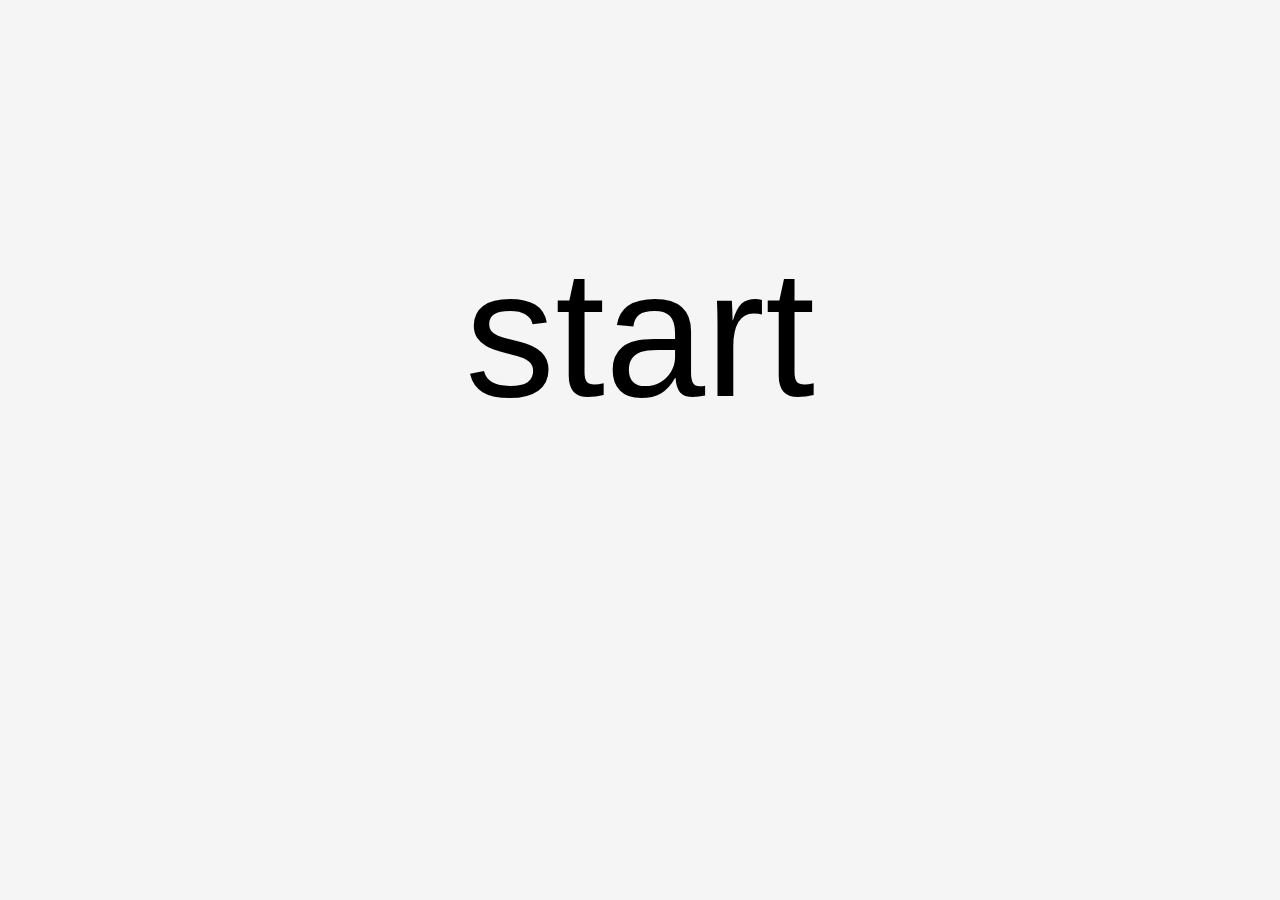
<file: index.html>
<!DOCTYPE html>
<html>
<head>
<style>
    img{
        height: 100vh;
        width: 100vh;
    }
    body{
        background-color: whitesmoke;
        transition: all 0.3s ease-in-out 0s;
    }
    body:hover{
        background-color: black;
    }
    a{
        color: black;
        text-decoration: none;
        display: flex;
        justify-content: center;
        align-items: center;
        flex-wrap: nowrap;
        margin: 230px;
        font-size: 20vh;
        transition: all 0.3s ease-in-out 0s;
    }
    a:hover{
        color: whitesmoke;
        font-size: 32vh;
    }
*{
    font-family: 'IBM Plex Sans Thai Looped', sans-serif;
}
</style>
</head>
<body>
    <a href="lang/english.html">start</a>
</body>
</html>
</file>
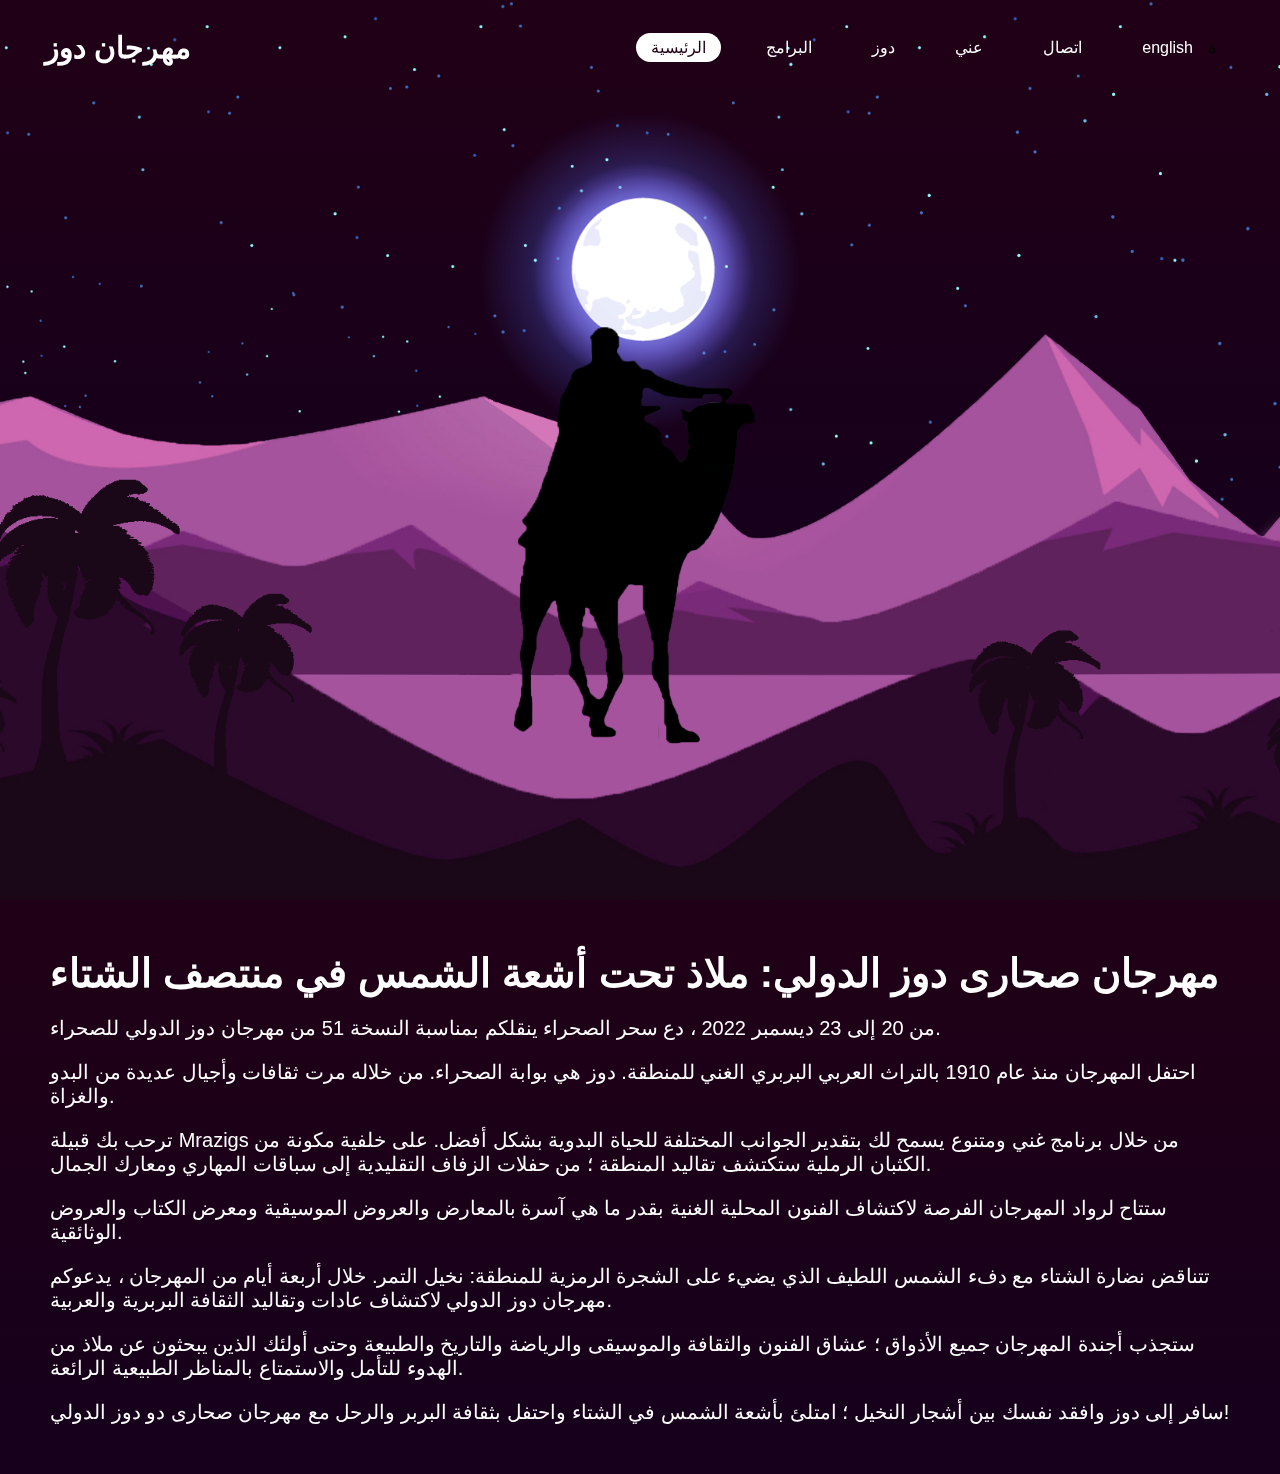
<file: lang/arabic.html>
<!DOCTYPE html>
<html lang="arabe">
<head>
<script src="../js/main.js"></script>
<link rel="stylesheet" href="../css/style.css">
<link rel="icon" href="https://www.festivaldouz.org.tn/wp-content/uploads/2021/12/cropped-logo53-32x32.png">
<script src="https://cdn.jsdelivr.net/npm/@popperjs/core@2.9.2/dist/umd/popper.min.js" integrity="sha384-IQsoLXl5PILFhosVNubq5LC7Qb9DXgDA9i+tQ8Zj3iwWAwPtgFTxbJ8NT4GN1R8p" crossorigin="anonymous"></script>
<script src="https://cdn.jsdelivr.net/npm/bootstrap@5.0.2/dist/js/bootstrap.min.js" integrity="sha384-cVKIPhGWiC2Al4u+LWgxfKTRIcfu0JTxR+EQDz/bgldoEyl4H0zUF0QKbrJ0EcQF" crossorigin="anonymous"></script>
<title>Festival Douz</title>
</head>
<body>
    <header>
        <h2><a href="#" class="logo">مهرجان دوز</a></h2>
        <ul>
            <li><a href="#" class="active">الرئيسية</a></li>
            <li><a href="../pages/program.html">البرامج</a></li>
            <li><a href="../pages/more-douz.html">دوز</a></li>
            <li><a href="../pages/about-me.html">عني</a></li>
            <li><a href="../pages/contact.html">اتصال</a></li>
            <li><a href="english.html" class="arabe">english</a>ة</a></li>
        </ul>
    </header>
        <section class="main">
            <img src="../images/stars1.png" alt="check your browser" id="stars">
            <img src="../images/moon2.png" alt="check your browser" id="moon">
            <h2 id="douz">دوز</h2>
            <img src="../images/amazigh.png" alt="check your browser" id="amazigh">
            <img src="../images/mountains3.png" alt="check your browser" id="montain3">
            <img src="../images/mountains4.png" alt="check your browser" id="mountains4">
            <img src="../images/river5.png" alt="check your browser" id="river">
            <img src="../images/boat6.png" alt="check your browser" id="boat">
            <img src="../images/mountains7.png" alt="check your browser" id="mountains7">
        </section>
        <div class="content">
            <h2>مهرجان صحارى دوز الدولي: ملاذ تحت أشعة الشمس في منتصف الشتاء</h2>
            <p>من 20 إلى 23 ديسمبر 2022 ، دع سحر الصحراء ينقلكم بمناسبة النسخة 51 من مهرجان دوز الدولي للصحراء.</p>
            <p>احتفل المهرجان منذ عام 1910 بالتراث العربي البربري الغني للمنطقة. دوز هي بوابة الصحراء. من خلاله مرت ثقافات وأجيال عديدة من البدو والغزاة.</p>
            <p> ترحب بك قبيلة Mrazigs من خلال برنامج غني ومتنوع يسمح لك بتقدير الجوانب المختلفة للحياة البدوية بشكل أفضل. على خلفية مكونة من الكثبان الرملية ستكتشف تقاليد المنطقة ؛ من حفلات الزفاف التقليدية إلى سباقات المهاري ومعارك الجمال. </ p>
            <p> ستتاح لرواد المهرجان الفرصة لاكتشاف الفنون المحلية الغنية بقدر ما هي آسرة بالمعارض والعروض الموسيقية ومعرض الكتاب والعروض الوثائقية. </ p>
            <p> تتناقض نضارة الشتاء مع دفء الشمس اللطيف الذي يضيء على الشجرة الرمزية للمنطقة: نخيل التمر. خلال أربعة أيام من المهرجان ، يدعوكم مهرجان دوز الدولي لاكتشاف عادات وتقاليد الثقافة البربرية والعربية. </ p>
            <p> ستجذب أجندة المهرجان جميع الأذواق ؛ عشاق الفنون والثقافة والموسيقى والرياضة والتاريخ والطبيعة وحتى أولئك الذين يبحثون عن ملاذ من الهدوء للتأمل والاستمتاع بالمناظر الطبيعية الرائعة. </ p>
            <p> سافر إلى دوز وافقد نفسك بين أشجار النخيل ؛ امتلئ بأشعة الشمس في الشتاء واحتفل بثقافة البربر والرحل مع مهرجان صحارى دو دوز الدولي! </ p>
        </div>
        <script src="../js/main.js"></script>
</body>
</html>
</file>
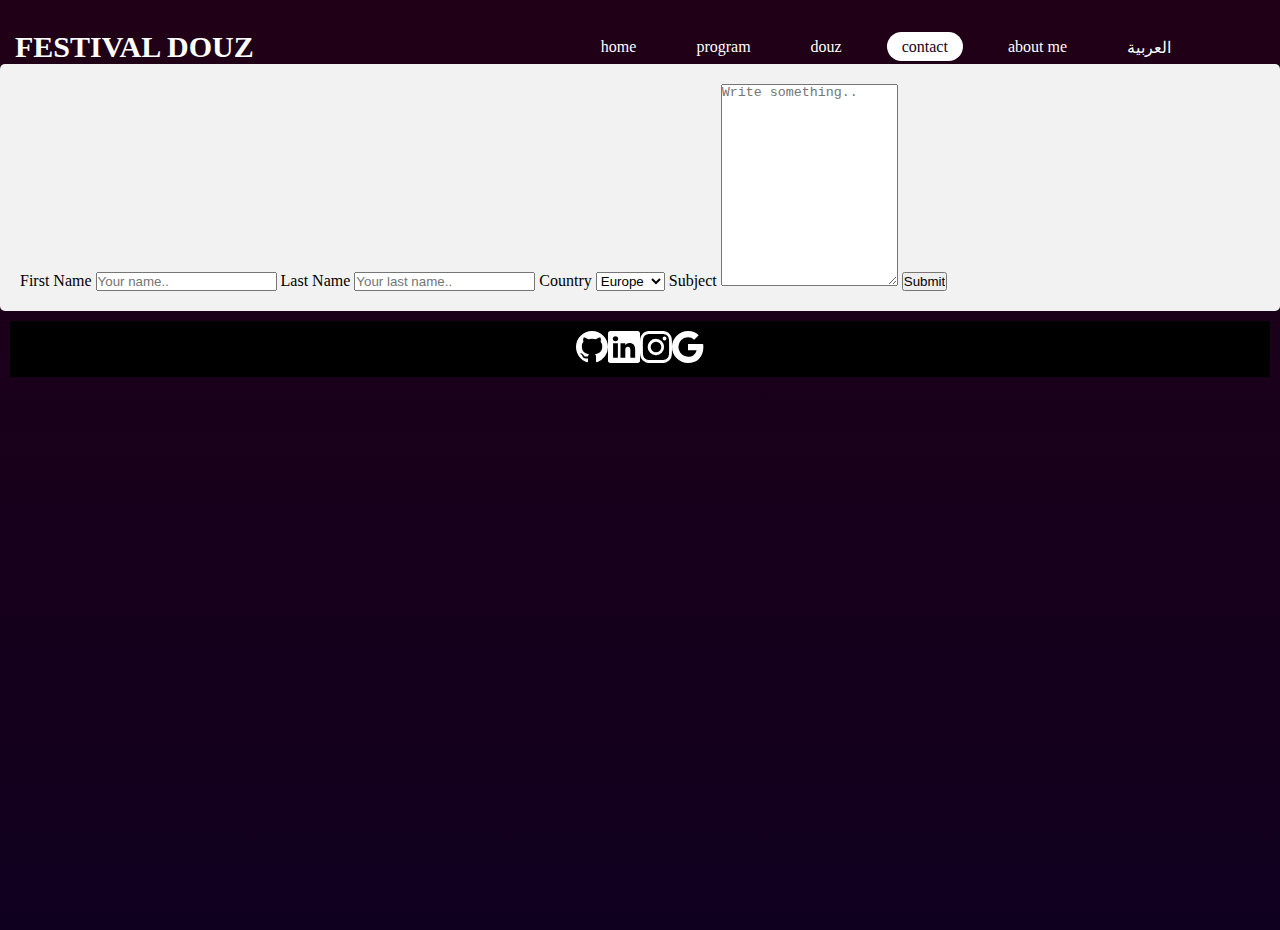
<file: pages/contact.html>
<!DOCTYPE html>
<html>
    <head>
        <meta charset="UTF-8">
        <link href="https://cdn.jsdelivr.net/npm/bootstrap@5.1.3/dist/css/bootstrap.min.css" rel="stylesheet" integrity="sha384-1BmE4kWBq78iYhFldvKuhfTAU6auU8tT94WrHftjDbrCEXSU1oBoqyl2QvZ6jIW3" crossorigin="anonymous">
        <link rel="icon" href="https://www.festivaldouz.org.tn/wp-content/uploads/2021/12/cropped-logo53-32x32.png">
        <title>Contact</title>
        <script src="https://cdn.jsdelivr.net/npm/@popperjs/core@2.10.2/dist/umd/popper.min.js" integrity="sha384-7+zCNj/IqJ95wo16oMtfsKbZ9ccEh31eOz1HGyDuCQ6wgnyJNSYdrPa03rtR1zdB" crossorigin="anonymous"></script>
        <script src="https://cdn.jsdelivr.net/npm/bootstrap@5.1.3/dist/js/bootstrap.min.js" integrity="sha384-QJHtvGhmr9XOIpI6YVutG+2QOK9T+ZnN4kzFN1RtK3zEFEIsxhlmWl5/YESvpZ13" crossorigin="anonymous"></script>
        <style>
          *{
              margin: 0;
              padding: 0;
              
          }
          a{
              text-decoration: none;
              color:#fff;
          }
          body{
              background: linear-gradient(#200016,#10001f);
              height: 100vh;
          }
          header{
              position:static;
              width: 95%;
              z-index: 100;
              margin-top: 30px;
              display: flex;
              justify-content: space-between;
              align-items: center;
          }
          header .logo{
              font-size: 30px;
              text-transform: uppercase;
              margin-left: 15px;
          }
          header ul{
              display:flex;
              justify-content: center;
              align-items: center;
              list-style: none;
          }
          header ul li{
              margin-right: 30px;
          }
          header ul li a{
              padding: 6px 15px;
              border-radius: 20px;
          }
          header ul li a:hover, .active{
              background: #fff;
              color: #200016;
          }
          .arabe:hover{
              background: mediumaquamarine;
              color: black;
          }
.container {
    border-radius: 5px;
    background-color: #f2f2f2;
    padding: 20px;
  }
  .bgblock{
background-color: black;
margin-right: 10px;
margin: 10px;
}
.footer{
    display: flex;
    justify-content: center;
    align-items: center;
    color: white;
    margin-right: 10px;
    margin: 10px;
    padding: 10px;
    list-style: none;
}
          </style>
      </head>
<body>
    <header>
        <h2><a href="#" class="logo">Festival Douz</a></h2>
        <ul>
            <li><a href="../lang/english.html">home</a></li>
            <li><a href="../pages/program.html">program</a></li>
            <li><a href="../pages/more-douz.html">douz</a></li>
            <li><a href="#" class="active">contact</a></li>
            <li><a href="../pages/about-me.html">about me</a></li>
            <li><a href="../lang/arabic.html" class="arabe">العربية</a></li>
        </ul>
    </header>
    <div class="container">
        <form action="action_page.php">
      
          <label for="fname">First Name</label>
          <input type="text" id="fname" name="firstname" placeholder="Your name..">
      
          <label for="lname">Last Name</label>
          <input type="text" id="lname" name="lastname" placeholder="Your last name..">
      
          <label for="country">Country</label>
          <select id="country" name="country">
            <option value="australia">Europe</option>
            <option value="canada">Canada</option>
            <option value="usa">USA</option>
          </select>
      
          <label for="subject">Subject</label>
          <textarea id="subject" name="subject" placeholder="Write something.." style="height:200px"></textarea>
      
          <input type="submit" value="Submit">
      
        </form>
      </div>
      <footer class="bgblock">
        <ul class="footer">
          <li class="a1"><a href="https://github.com/Asser69/"><svg xmlns="http://www.w3.org/2000/svg" width="32" height="32" fill="currentColor" class="bi bi-github" viewBox="0 0 16 16">
              <path d="M8 0C3.58 0 0 3.58 0 8c0 3.54 2.29 6.53 5.47 7.59.4.07.55-.17.55-.38 0-.19-.01-.82-.01-1.49-2.01.37-2.53-.49-2.69-.94-.09-.23-.48-.94-.82-1.13-.28-.15-.68-.52-.01-.53.63-.01 1.08.58 1.23.82.72 1.21 1.87.87 2.33.66.07-.52.28-.87.51-1.07-1.78-.2-3.64-.89-3.64-3.95 0-.87.31-1.59.82-2.15-.08-.2-.36-1.02.08-2.12 0 0 .67-.21 2.2.82.64-.18 1.32-.27 2-.27.68 0 1.36.09 2 .27 1.53-1.04 2.2-.82 2.2-.82.44 1.1.16 1.92.08 2.12.51.56.82 1.27.82 2.15 0 3.07-1.87 3.75-3.65 3.95.29.25.54.73.54 1.48 0 1.07-.01 1.93-.01 2.2 0 .21.15.46.55.38A8.012 8.012 0 0 0 16 8c0-4.42-3.58-8-8-8z"/>
            </svg></a></li>
          <li class="a2"><a href="https://linkedin.com/in/sensei-blg-bab602230"><svg xmlns="http://www.w3.org/2000/svg" width="32" height="32" fill="currentColor" class="bi bi-linkedin" viewBox="0 0 16 16">
              <path d="M0 1.146C0 .513.526 0 1.175 0h13.65C15.474 0 16 .513 16 1.146v13.708c0 .633-.526 1.146-1.175 1.146H1.175C.526 16 0 15.487 0 14.854V1.146zm4.943 12.248V6.169H2.542v7.225h2.401zm-1.2-8.212c.837 0 1.358-.554 1.358-1.248-.015-.709-.52-1.248-1.342-1.248-.822 0-1.359.54-1.359 1.248 0 .694.521 1.248 1.327 1.248h.016zm4.908 8.212V9.359c0-.216.016-.432.08-.586.173-.431.568-.878 1.232-.878.869 0 1.216.662 1.216 1.634v3.865h2.401V9.25c0-2.22-1.184-3.252-2.764-3.252-1.274 0-1.845.7-2.165 1.193v.025h-.016a5.54 5.54 0 0 1 .016-.025V6.169h-2.4c.03.678 0 7.225 0 7.225h2.4z"/>
            </svg></a></li>
          <li class="a3"><a href="https://www.instagram.com/asserblg"><svg xmlns="http://www.w3.org/2000/svg" width="32" height="32" fill="currentColor" class="bi bi-instagram" viewBox="0 0 16 16">
              <path d="M8 0C5.829 0 5.556.01 4.703.048 3.85.088 3.269.222 2.76.42a3.917 3.917 0 0 0-1.417.923A3.927 3.927 0 0 0 .42 2.76C.222 3.268.087 3.85.048 4.7.01 5.555 0 5.827 0 8.001c0 2.172.01 2.444.048 3.297.04.852.174 1.433.372 1.942.205.526.478.972.923 1.417.444.445.89.719 1.416.923.51.198 1.09.333 1.942.372C5.555 15.99 5.827 16 8 16s2.444-.01 3.298-.048c.851-.04 1.434-.174 1.943-.372a3.916 3.916 0 0 0 1.416-.923c.445-.445.718-.891.923-1.417.197-.509.332-1.09.372-1.942C15.99 10.445 16 10.173 16 8s-.01-2.445-.048-3.299c-.04-.851-.175-1.433-.372-1.941a3.926 3.926 0 0 0-.923-1.417A3.911 3.911 0 0 0 13.24.42c-.51-.198-1.092-.333-1.943-.372C10.443.01 10.172 0 7.998 0h.003zm-.717 1.442h.718c2.136 0 2.389.007 3.232.046.78.035 1.204.166 1.486.275.373.145.64.319.92.599.28.28.453.546.598.92.11.281.24.705.275 1.485.039.843.047 1.096.047 3.231s-.008 2.389-.047 3.232c-.035.78-.166 1.203-.275 1.485a2.47 2.47 0 0 1-.599.919c-.28.28-.546.453-.92.598-.28.11-.704.24-1.485.276-.843.038-1.096.047-3.232.047s-2.39-.009-3.233-.047c-.78-.036-1.203-.166-1.485-.276a2.478 2.478 0 0 1-.92-.598 2.48 2.48 0 0 1-.6-.92c-.109-.281-.24-.705-.275-1.485-.038-.843-.046-1.096-.046-3.233 0-2.136.008-2.388.046-3.231.036-.78.166-1.204.276-1.486.145-.373.319-.64.599-.92.28-.28.546-.453.92-.598.282-.11.705-.24 1.485-.276.738-.034 1.024-.044 2.515-.045v.002zm4.988 1.328a.96.96 0 1 0 0 1.92.96.96 0 0 0 0-1.92zm-4.27 1.122a4.109 4.109 0 1 0 0 8.217 4.109 4.109 0 0 0 0-8.217zm0 1.441a2.667 2.667 0 1 1 0 5.334 2.667 2.667 0 0 1 0-5.334z"/>
            </svg></a></li>
          <li class="a4"><a href="#"><svg xmlns="http://www.w3.org/2000/svg" width="32" height="32" fill="currentColor" class="bi bi-google" viewBox="0 0 16 16">
              <path d="M15.545 6.558a9.42 9.42 0 0 1 .139 1.626c0 2.434-.87 4.492-2.384 5.885h.002C11.978 15.292 10.158 16 8 16A8 8 0 1 1 8 0a7.689 7.689 0 0 1 5.352 2.082l-2.284 2.284A4.347 4.347 0 0 0 8 3.166c-2.087 0-3.86 1.408-4.492 3.304a4.792 4.792 0 0 0 0 3.063h.003c.635 1.893 2.405 3.301 4.492 3.301 1.078 0 2.004-.276 2.722-.764h-.003a3.702 3.702 0 0 0 1.599-2.431H8v-3.08h7.545z"/>
            </svg></a></li>
        </ul>
    </footer>
</body>
</html>
</file>
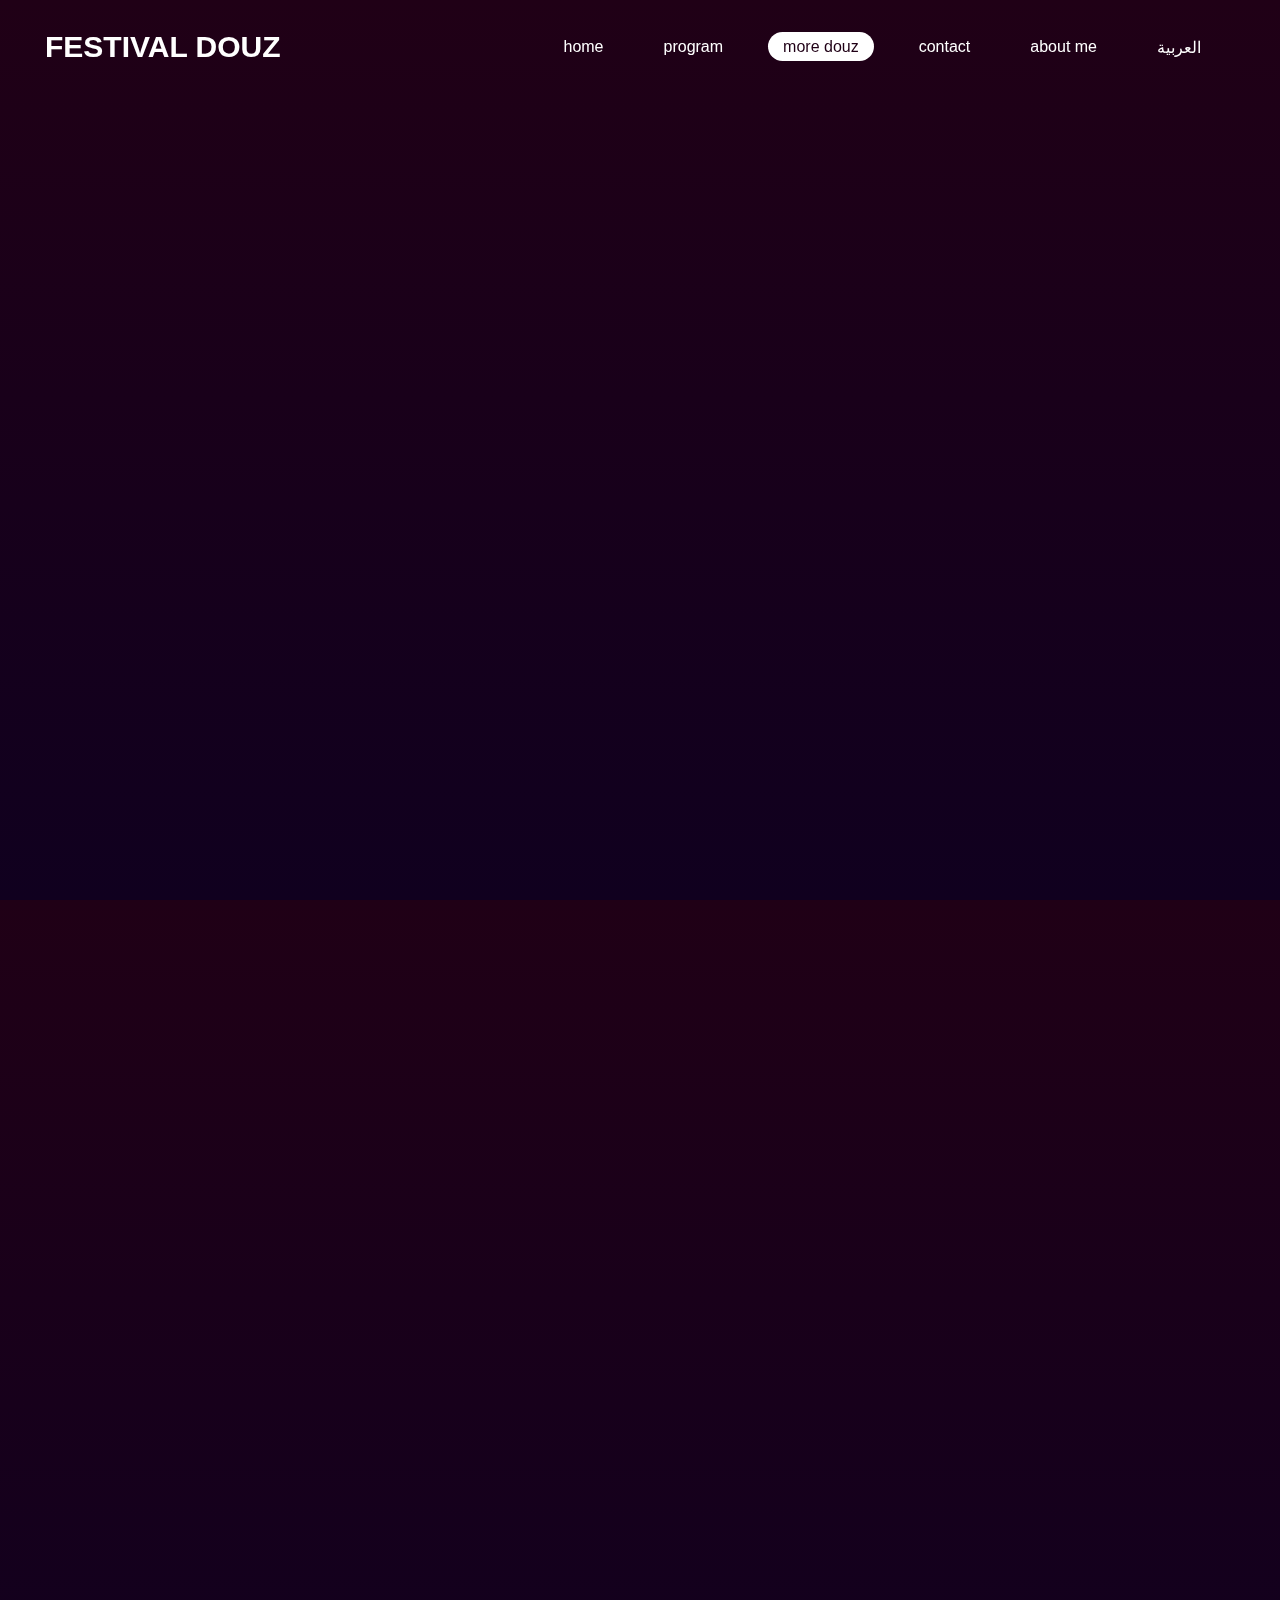
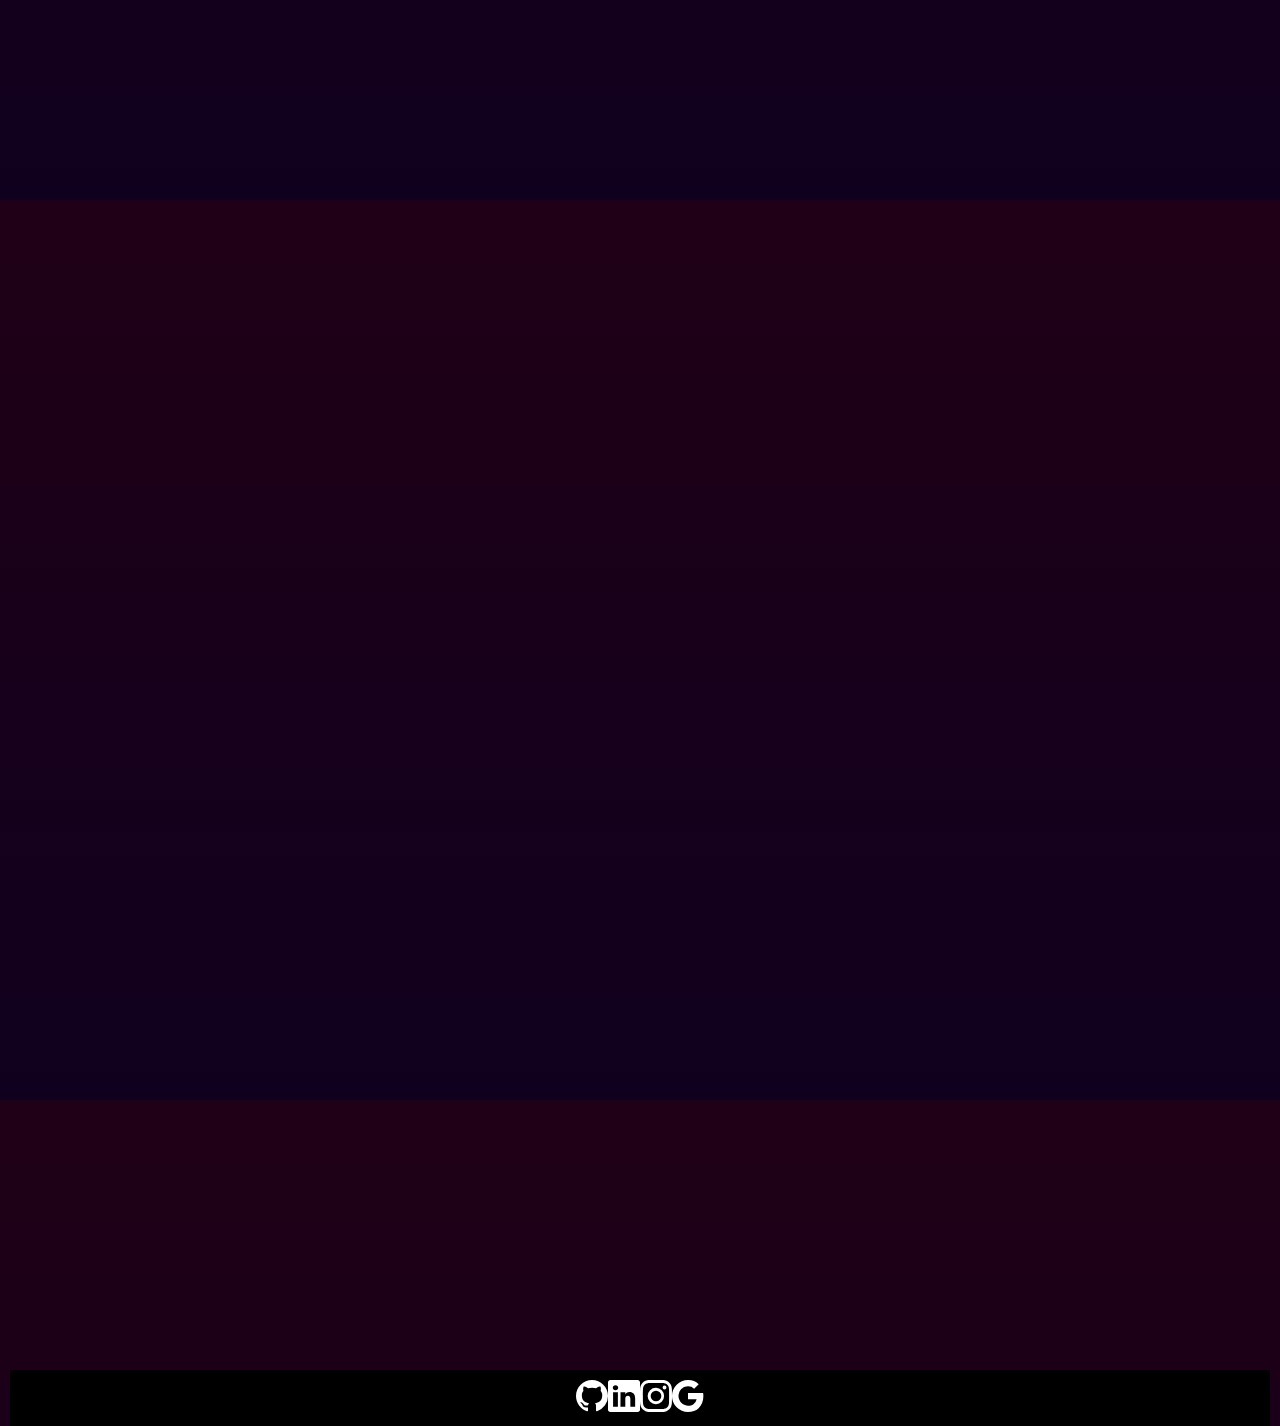
<file: pages/more-douz.html>
<!DOCTYPE html>
<html>
    <head>
        <meta charset="UTF-8">
        <link href="https://cdn.jsdelivr.net/npm/bootstrap@5.1.3/dist/css/bootstrap.min.css" rel="stylesheet" integrity="sha384-1BmE4kWBq78iYhFldvKuhfTAU6auU8tT94WrHftjDbrCEXSU1oBoqyl2QvZ6jIW3" crossorigin="anonymous">
        <link rel="stylesheet" href="../css/style.css">
        <link rel="icon" href="https://www.festivaldouz.org.tn/wp-content/uploads/2021/12/cropped-logo53-32x32.png">
        <title>more</title>
        <script src="https://cdn.jsdelivr.net/npm/@popperjs/core@2.10.2/dist/umd/popper.min.js" integrity="sha384-7+zCNj/IqJ95wo16oMtfsKbZ9ccEh31eOz1HGyDuCQ6wgnyJNSYdrPa03rtR1zdB" crossorigin="anonymous"></script>
        <script src="https://cdn.jsdelivr.net/npm/bootstrap@5.1.3/dist/js/bootstrap.min.js" integrity="sha384-QJHtvGhmr9XOIpI6YVutG+2QOK9T+ZnN4kzFN1RtK3zEFEIsxhlmWl5/YESvpZ13" crossorigin="anonymous"></script>
        </head>
<body>
    <header>
        <h2><a href="#" class="logo">Festival Douz</a></h2>
        <ul>
            <li><a href="../lang/english.html">home</a></li>
            <li><a href="../pages/program.html">program</a></li>
            <li><a href="#" class="active">more douz</a></li>
            <li><a href="../pages/contact.html">contact</a></li>
            <li><a href="../pages/about-me.html">about me</a></li>
            <li><a href="../lang/arabic.html" class="arabe">العربية</a></li>
        </ul>
    </header><br>
    <section>
    <iframe class="centera" width="100%" height="100vh" src="https://www.youtube.com/embed/hFKKuxIQw-Y" title="YouTube video player" frameborder="0" allow="accelerometer; autoplay; clipboard-write; encrypted-media; gyroscope; picture-in-picture" allowfullscreen></iframe>
    <iframe class="centeb" width="100%" height="1000px" src="https://www.youtube.com/embed/X7vEVwO67e0" title="YouTube video player" frameborder="0" allow="accelerometer; autoplay; clipboard-write; encrypted-media; gyroscope; picture-in-picture" allowfullscreen></iframe>
    <iframe class="centerc" width="100%" height="1000px" src="https://www.youtube.com/embed/2V1A4erTxo4" title="YouTube video player" frameborder="0" allow="accelerometer; autoplay; clipboard-write; encrypted-media; gyroscope; picture-in-picture" allowfullscreen></iframe>
    </section>
<footer class="bgblock">
    <ul class="footer">
      <li class="a1"><a href="https://github.com/Asser69/"><svg xmlns="http://www.w3.org/2000/svg" width="32" height="32" fill="currentColor" class="bi bi-github" viewBox="0 0 16 16">
          <path d="M8 0C3.58 0 0 3.58 0 8c0 3.54 2.29 6.53 5.47 7.59.4.07.55-.17.55-.38 0-.19-.01-.82-.01-1.49-2.01.37-2.53-.49-2.69-.94-.09-.23-.48-.94-.82-1.13-.28-.15-.68-.52-.01-.53.63-.01 1.08.58 1.23.82.72 1.21 1.87.87 2.33.66.07-.52.28-.87.51-1.07-1.78-.2-3.64-.89-3.64-3.95 0-.87.31-1.59.82-2.15-.08-.2-.36-1.02.08-2.12 0 0 .67-.21 2.2.82.64-.18 1.32-.27 2-.27.68 0 1.36.09 2 .27 1.53-1.04 2.2-.82 2.2-.82.44 1.1.16 1.92.08 2.12.51.56.82 1.27.82 2.15 0 3.07-1.87 3.75-3.65 3.95.29.25.54.73.54 1.48 0 1.07-.01 1.93-.01 2.2 0 .21.15.46.55.38A8.012 8.012 0 0 0 16 8c0-4.42-3.58-8-8-8z"/>
        </svg></a></li>
      <li class="a2"><a href="https://linkedin.com/in/sensei-blg-bab602230"><svg xmlns="http://www.w3.org/2000/svg" width="32" height="32" fill="currentColor" class="bi bi-linkedin" viewBox="0 0 16 16">
          <path d="M0 1.146C0 .513.526 0 1.175 0h13.65C15.474 0 16 .513 16 1.146v13.708c0 .633-.526 1.146-1.175 1.146H1.175C.526 16 0 15.487 0 14.854V1.146zm4.943 12.248V6.169H2.542v7.225h2.401zm-1.2-8.212c.837 0 1.358-.554 1.358-1.248-.015-.709-.52-1.248-1.342-1.248-.822 0-1.359.54-1.359 1.248 0 .694.521 1.248 1.327 1.248h.016zm4.908 8.212V9.359c0-.216.016-.432.08-.586.173-.431.568-.878 1.232-.878.869 0 1.216.662 1.216 1.634v3.865h2.401V9.25c0-2.22-1.184-3.252-2.764-3.252-1.274 0-1.845.7-2.165 1.193v.025h-.016a5.54 5.54 0 0 1 .016-.025V6.169h-2.4c.03.678 0 7.225 0 7.225h2.4z"/>
        </svg></a></li>
      <li class="a3"><a href="https://www.instagram.com/asserblg"><svg xmlns="http://www.w3.org/2000/svg" width="32" height="32" fill="currentColor" class="bi bi-instagram" viewBox="0 0 16 16">
          <path d="M8 0C5.829 0 5.556.01 4.703.048 3.85.088 3.269.222 2.76.42a3.917 3.917 0 0 0-1.417.923A3.927 3.927 0 0 0 .42 2.76C.222 3.268.087 3.85.048 4.7.01 5.555 0 5.827 0 8.001c0 2.172.01 2.444.048 3.297.04.852.174 1.433.372 1.942.205.526.478.972.923 1.417.444.445.89.719 1.416.923.51.198 1.09.333 1.942.372C5.555 15.99 5.827 16 8 16s2.444-.01 3.298-.048c.851-.04 1.434-.174 1.943-.372a3.916 3.916 0 0 0 1.416-.923c.445-.445.718-.891.923-1.417.197-.509.332-1.09.372-1.942C15.99 10.445 16 10.173 16 8s-.01-2.445-.048-3.299c-.04-.851-.175-1.433-.372-1.941a3.926 3.926 0 0 0-.923-1.417A3.911 3.911 0 0 0 13.24.42c-.51-.198-1.092-.333-1.943-.372C10.443.01 10.172 0 7.998 0h.003zm-.717 1.442h.718c2.136 0 2.389.007 3.232.046.78.035 1.204.166 1.486.275.373.145.64.319.92.599.28.28.453.546.598.92.11.281.24.705.275 1.485.039.843.047 1.096.047 3.231s-.008 2.389-.047 3.232c-.035.78-.166 1.203-.275 1.485a2.47 2.47 0 0 1-.599.919c-.28.28-.546.453-.92.598-.28.11-.704.24-1.485.276-.843.038-1.096.047-3.232.047s-2.39-.009-3.233-.047c-.78-.036-1.203-.166-1.485-.276a2.478 2.478 0 0 1-.92-.598 2.48 2.48 0 0 1-.6-.92c-.109-.281-.24-.705-.275-1.485-.038-.843-.046-1.096-.046-3.233 0-2.136.008-2.388.046-3.231.036-.78.166-1.204.276-1.486.145-.373.319-.64.599-.92.28-.28.546-.453.92-.598.282-.11.705-.24 1.485-.276.738-.034 1.024-.044 2.515-.045v.002zm4.988 1.328a.96.96 0 1 0 0 1.92.96.96 0 0 0 0-1.92zm-4.27 1.122a4.109 4.109 0 1 0 0 8.217 4.109 4.109 0 0 0 0-8.217zm0 1.441a2.667 2.667 0 1 1 0 5.334 2.667 2.667 0 0 1 0-5.334z"/>
        </svg></a></li>
      <li class="a4"><a href="#"><svg xmlns="http://www.w3.org/2000/svg" width="32" height="32" fill="currentColor" class="bi bi-google" viewBox="0 0 16 16">
          <path d="M15.545 6.558a9.42 9.42 0 0 1 .139 1.626c0 2.434-.87 4.492-2.384 5.885h.002C11.978 15.292 10.158 16 8 16A8 8 0 1 1 8 0a7.689 7.689 0 0 1 5.352 2.082l-2.284 2.284A4.347 4.347 0 0 0 8 3.166c-2.087 0-3.86 1.408-4.492 3.304a4.792 4.792 0 0 0 0 3.063h.003c.635 1.893 2.405 3.301 4.492 3.301 1.078 0 2.004-.276 2.722-.764h-.003a3.702 3.702 0 0 0 1.599-2.431H8v-3.08h7.545z"/>
        </svg></a></li>
    </ul>
</footer>
</body>
</html>
</file>
<file: css/style.css>
*{
    margin: 0;
    padding: 0;
    
}
a{
    text-decoration: none;
    color:#fff;
}
body{
    background: linear-gradient(#200016,#10001f);
    height: 100vh;
    font-family: 'IBM Plex Sans Thai Looped', sans-serif;
}
header{
    position: fixed;
    width: 95%;
    z-index: 100;
    display: flex;
    justify-content: space-between;
    align-items: center;
    margin: 30px;
}
header .logo{
    font-size: 30px;
    text-transform: uppercase;
    margin-left: 15px;
}
header ul{
    display:flex;
    justify-content: center;
    align-items: center;
    list-style: none;
}
header ul li{
    margin-right: 30px;
}
header ul li a{
    padding: 6px 15px;
    border-radius: 20px;
}
header ul li a:hover, .active{
    background: #fff;
    color: #200016;
}
.arabe:hover{
    background: mediumaquamarine;
    color: black;
}
.main{
    position: relative;
    height: 100vh;
    width: 100%;
    display: flex;
    justify-content: center;
    align-items: center;
    overflow: hidden;
}
.main:after {
    contain: '';
    position: absolute;
    bottom: 0;
    height: 100px;
    width: 100%;
    background: linear-gradient(to top,#200016,transparent);
}
.main img{
    position: absolute;
    width: 100%;
    height: 100vh;
    object-fit: cover;
}
#moon{
    mix-blend-mode: screen;
    transform: translateY(80px);
}
#douz{
    color: #fff;
    font-size: 30px;
    text-transform: uppercase;
    transform: translateY(-150px);
}
.content{
    color: #fff;
    padding: 30px;
}
.content h2{
    margin: 20px;
    font-size: 40px;
}
.content p{
    margin: 20px;
    font-size: 20px;
}
.bgblock{
background-color: black;
margin-right: 10px;
margin: 10px;
}
.footer{
    display: flex;
    justify-content: center;
    align-items: center;
    color: white;
    margin-right: 10px;
    margin: 10px;
    padding: 10px;
    list-style: none;
}
.centera{
    display: flex;
    justify-content: center;
    align-items: center;
    margin-top: 3%;
    height: 100vh;
}
.centerb{
    display: flex;
    justify-content: center;
    align-items: center;
    margin-top: 50%;
    height: 100px;
}
.centerc{
    display: flex;
    justify-content: center;
    align-items: center;
}
#navbar-example2{
    margin-top: 10%;
}
input[type=text], select, textarea {
    width: 100%;
    padding: 12px;
    border: 1px solid #ccc;
    border-radius: 4px;
    box-sizing: border-box;
    margin-top: 6px;
    margin-bottom: 16px; 
    resize: vertical;
  }
  input[type=submit] {
    background-color: #04AA6D;
    color: white;
    padding: 12px 20px;
    border: none;
    border-radius: 4px;
    cursor: pointer;
  }
  input[type=submit]:hover {
    background-color: #45a049;
  }
</file>
